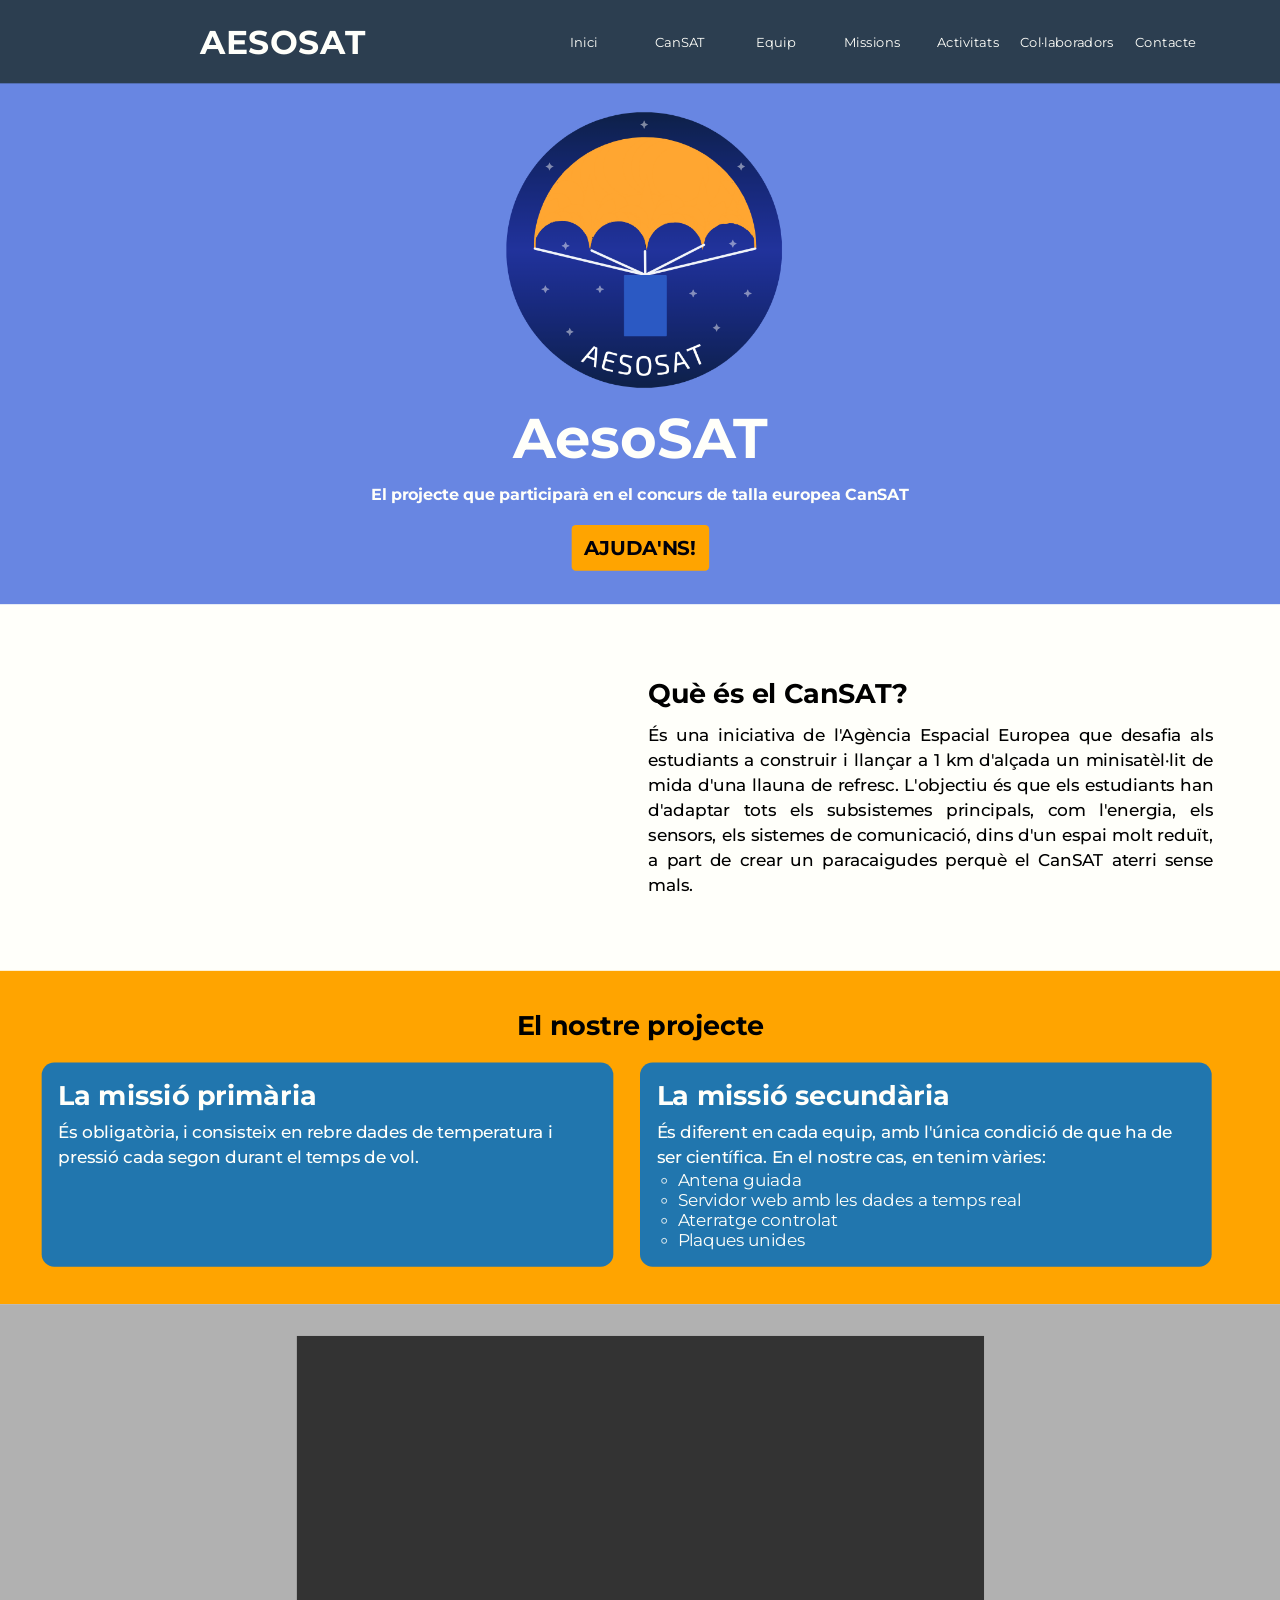
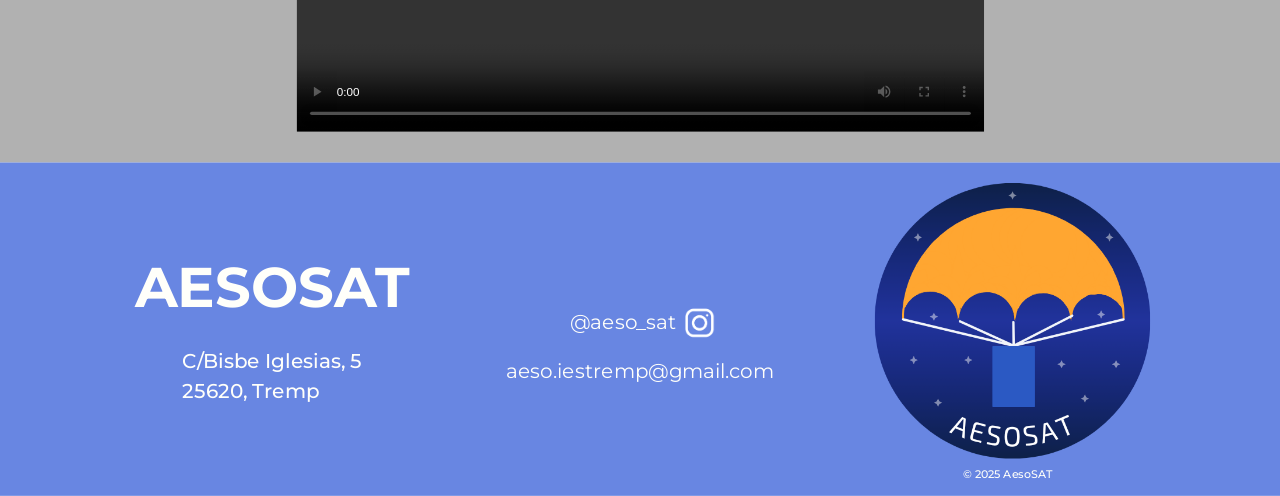
<file: index.html>
<!DOCTYPE html>
<html lang="en">
    <head>
        <link rel="icon" href="/img/aesosat_logo_whitebg.png">
        <link rel="stylesheet" href="../css/main.css">
        <link rel="stylesheet" href="../css/index.css">
        <link rel="preconnect" href="https://fonts.googleapis.com">
        <link rel="preconnect" href="https://fonts.gstatic.com" crossorigin>
        <link href="https://fonts.googleapis.com/css2?family=Montserrat:ital,wght@0,100..900;1,100..900&family=Quicksand:wght@300..700&family=Space+Grotesk:wght@300..700&display=swap" rel="stylesheet">
        <title>AesoSAT - Inici</title>
    </head>
    <body>
        <div class="app">
            <header class="header_index">
                <nav>
                    <div class="left">
                        <a href="./" class="header_title">AESOSAT</a>
                    </div>
                    <div class="right">
                        <div class="nav">
                            <a href="/" class="link">Inici</a>
                            <a href="/content/cansat/" class="link">CanSAT</a>
                            <a href="/content/team/" class="link">Equip</a>
                            <a href="/content/missions/" class="link">Missions</a>
                            <a href="/content/events/" class="link">Activitats</a>
                            <a href="/colaborators/" class="link">Col·laboradors</a>
                            <a href="/content/contact/" class="link">Contacte</a>
                        </div>
                    </div>
                </nav>
                <div class="header">
                    <img src="../img/aesosat_logo.png" alt="AesoSAT" class="logo">
                    <h1 class="title">AesoSAT</h1>
                    <h3 class="slogan">El projecte que participarà en el concurs de talla europea CanSAT</h3>
                    <a class="help" href="/content/contact">AJUDA'NS!</a>
                </div>
            </header>
            <main>
                <section class="cansat">
                    <div class="cansat_video_container">
                        <video class="cansat_video" src="../img/video_big.mp4" autoplay="true" muted="true" loop="true" preload="auto">
                            <source src="../img/video_big.mp4" type="video/mp4">
                        </video>
                    </div>
                    <div class="cansat_explanation">
                        <h2 class="cansat_explanation_title">Què és el CanSAT?</h2>
                        <p class="cansat_explanation_text">És una iniciativa de l'Agència Espacial Europea que desafia als estudiants a construir i llançar a 1 km d'alçada un minisatèl·lit de mida d'una llauna de refresc. L'objectiu és que els estudiants han d'adaptar tots els subsistemes principals, com l'energia, els sensors, els sistemes de comunicació, dins d'un espai molt reduït, a part de crear un paracaigudes perquè el CanSAT aterri sense mals.</p>
                    </div>
                </section>
                <section class="missions">
                    <h2 class="missions_title">El nostre projecte</h2>
                    <div class="missions_zone">
                        <div class="missions_zone_section">
                            <h3 class="missions_zone_title">La missió primària</h3>
                            <p class="missions_zone_text">És obligatòria, i consisteix en rebre dades de temperatura i pressió cada segon durant el temps de vol.</p>
                        </div>
                        <div class="missions_zone_section">
                            <h3 class="missions_zone_title">La missió secundària</h3>
                            <p class="missions_zone_text">És diferent en cada equip, amb l'única condició de que ha de ser científica. En el nostre cas, en tenim vàries: </p>
                            <ul class="missions_zone_list">
                                <li class="missions_zone_list_elm">Antena guiada</li>
                                <li class="missions_zone_list_elm">Servidor web amb les dades a temps real</li>
                                <li class="missions_zone_list_elm">Aterratge controlat</li>
                                <li class="missions_zone_list_elm">Plaques unides</li>
                            </ul>
                        </div>
                    </div>
                </section>
                <section class="videos">
                    <video src="/img/big_video.mp4" class="videos_videobig" controls controlslist="nodownload noremoteplayback noplaybackrate" preload="auto"></video>
                </section>
            </main>
            <footer class="footer">
                <div class="footer_name">
                    <a href="" class="footer_title">AESOSAT</a>
                    <p class="footer_dir">C/Bisbe Iglesias, 5<br>25620, Tremp</p>
                </div>
                <div class="footer_media">
                    <a href="https://www.instagram.com/aeso_sat/" class="footer_link">@aeso_sat <img src="../img/instagram_logo.png" alt="@aeso_sat" class="footer_insta"></a>
                    <a href="/content/contact/" class="footer_link">aeso.iestremp@gmail.com</a>
                </div>
                <div class="footer_others">
                    <img src="../img/aesosat_logo.png" alt="AesoSAT" class="footer_logo">
                    <p class="footer_copy">&copy; 2025 AesoSAT</p>
                </div>
            </footer>
        </div>
        <script src="/js/scale.js"></script>
    </body>
</html>
</file>
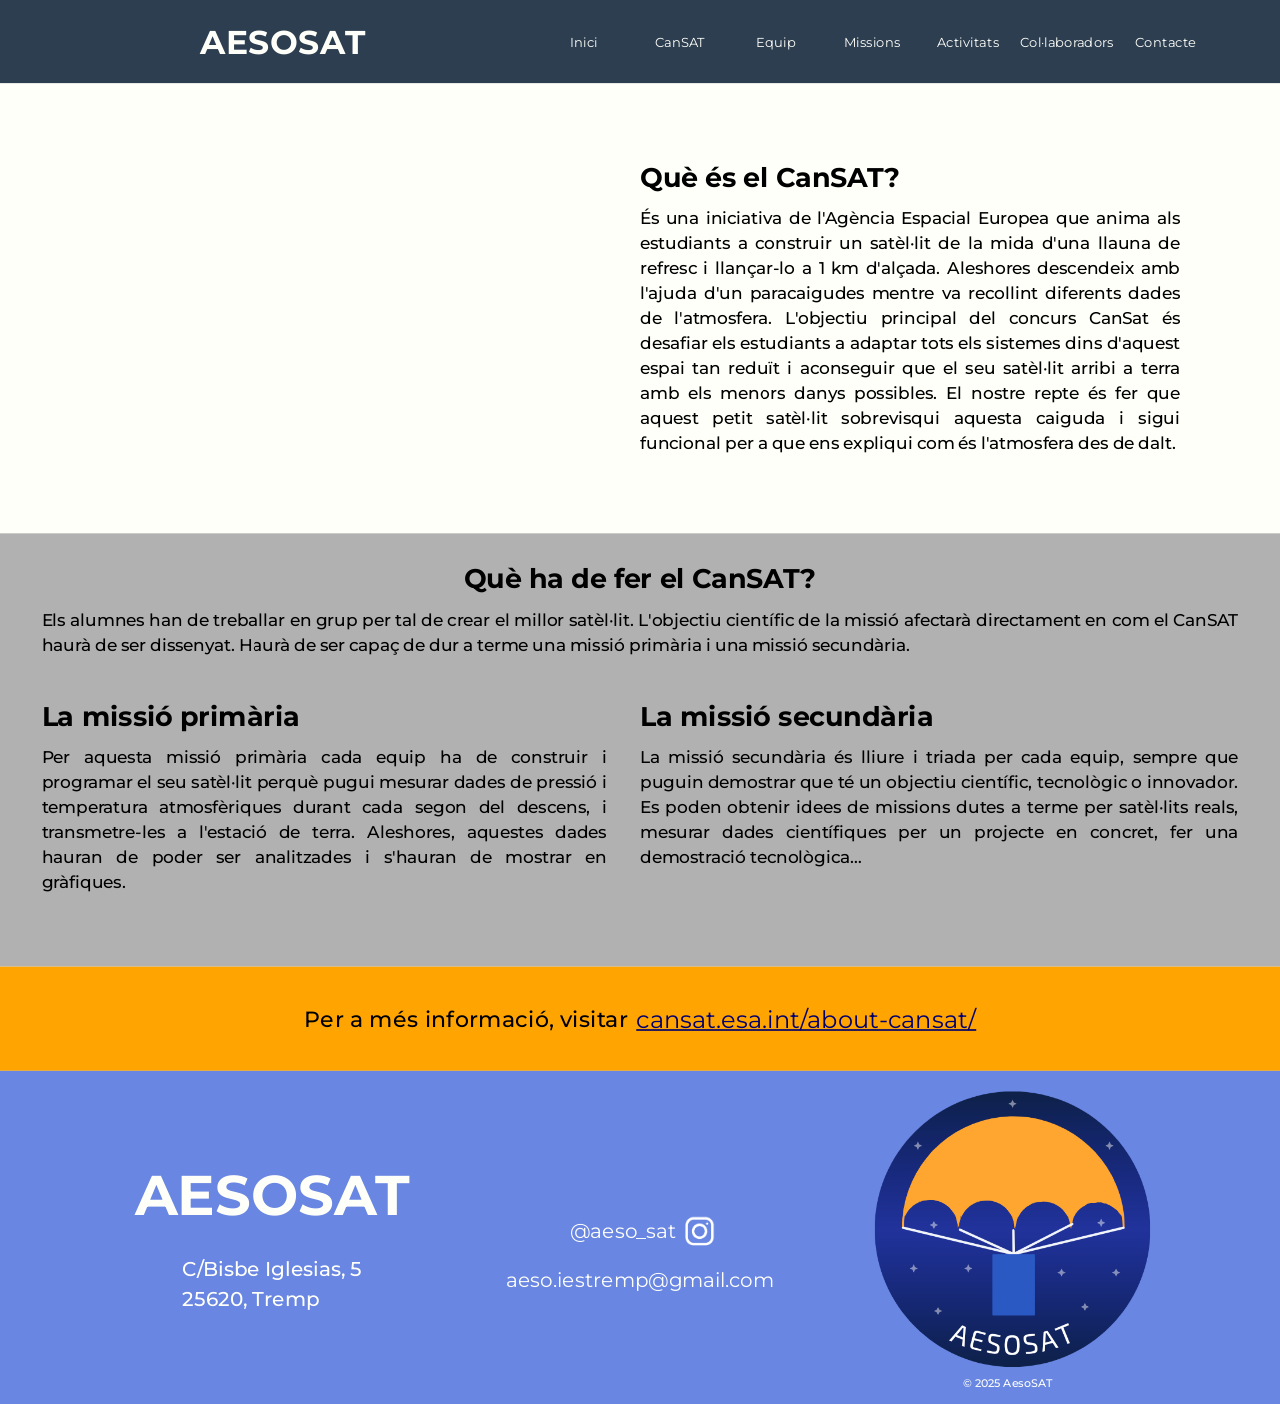
<file: content/cansat/index.html>
<!DOCTYPE html>
<html lang="en">
    <head>
        <link rel="icon" href="/img/aesosat_logo_whitebg.png">
        <link rel="stylesheet" href="/css/main.css">
        <link rel="stylesheet" href="/css/cansat.css">
        <link rel="preconnect" href="https://fonts.googleapis.com">
        <link rel="preconnect" href="https://fonts.gstatic.com" crossorigin>
        <link href="https://fonts.googleapis.com/css2?family=Montserrat:ital,wght@0,100..900;1,100..900&family=Quicksand:wght@300..700&family=Space+Grotesk:wght@300..700&display=swap" rel="stylesheet">
        <title>AesoSAT - CanSAT</title>
    </head>
    <body>
        <div class="app">
            <header>
                <nav>
                    <div class="left">
                        <a href="/" class="header_title">AESOSAT</a>
                    </div>
                    <div class="right">
                        <div class="nav">
                            <a href="/" class="link">Inici</a>
                            <a href="../cansat/" class="link">CanSAT</a>
                            <a href="../team/" class="link">Equip</a>
                            <a href="../missions/" class="link">Missions</a>
                            <a href="../events/" class="link">Activitats</a>
                            <a href="/colaborators/" class="link">Col·laboradors</a>
                            <a href="../contact/" class="link">Contacte</a>
                        </div>
                    </div>
                </nav>
            </header>
            <main>
                <section class="project">
                    <video class="project_img" src="/img/video_big.mp4" autoplay="true" muted="true" loop="true" preload="auto">
                        <source src="/img/video_big.mp4" type="video/mp4">
                    </video>
                    <div class="project_explanation">
                        <h2 class="project_explanation_title">Què és el CanSAT?</h2>
                        <p class="project_explanation_text">És una iniciativa de l'Agència Espacial Europea que anima als estudiants a construir un satèl·lit de la mida d'una llauna de refresc i llançar-lo a 1 km d'alçada. Aleshores descendeix amb l'ajuda d'un paracaigudes mentre va recollint diferents dades de l'atmosfera. L'objectiu principal del concurs CanSat és desafiar els estudiants a adaptar tots els sistemes dins d'aquest espai tan reduït i aconseguir que el seu satèl·lit arribi a terra amb els menors danys possibles. El nostre repte és fer que aquest petit satèl·lit sobrevisqui aquesta caiguda i sigui funcional per a que ens expliqui com és l'atmosfera des de dalt.</p>
                    </div>
                </section>
                <section class="missions">
                    <div class="missions_header">
                        <h2 class="missions_title">Què ha de fer el CanSAT?</h2>
                        <p class="missions_text">Els alumnes han de treballar en grup per tal de crear el millor satèl·lit. L'objectiu científic de la missió afectarà directament en com el CanSAT haurà de ser dissenyat. Haurà de ser capaç de dur a terme una missió primària i una missió secundària.</p>
                    </div>
                    <div class="missions_container">
                        <div>
                            <h3 class="missions_part_title">La missió primària</h3>
                            <p class="missions_part_text">Per aquesta missió primària cada equip ha de construir i programar el seu satèl·lit perquè pugui mesurar dades de pressió i temperatura atmosfèriques durant cada segon del descens, i transmetre-les a l'estació de terra. Aleshores, aquestes dades hauran de poder ser analitzades i s'hauran de mostrar en gràfiques. </p>
                        </div>
                        <div>
                            <h3 class="missions_part_title">La missió secundària</h3>
                            <p class="missions_part_text">La missió secundària és lliure i triada per cada equip, sempre que puguin demostrar que té un objectiu científic, tecnològic o innovador. Es poden obtenir idees de missions dutes a terme per satèl·lits reals, mesurar dades científiques per un projecte en concret, fer una demostració tecnològica…</p>
                        </div>
                    </div>
                </section>
                <section class="more">
                    <p class="more_text">Per a més informació, visitar </p>
                    <a href="https://cansat.esa.int/about-cansat/" class="more_link">cansat.esa.int/about-cansat/</a>
                </section>
            </main>
            <footer class="footer">
                <div class="footer_name">
                    <a href="/" class="footer_title">AESOSAT</a>
                    <p class="footer_dir">C/Bisbe Iglesias, 5<br>25620, Tremp</p>
                </div>
                <div class="footer_media">
                    <a href="https://instagram.com/aeso_sat" class="footer_link">@aeso_sat <img src="/img/instagram_logo.png" alt="@aeso_sat" class="footer_insta"></a>
                    <a href="/content/contact/" class="footer_link">aeso.iestremp@gmail.com</a>
                </div>
                <div class="footer_others">
                    <img src="/img/aesosat_logo.png" alt="AesoSAT" class="footer_logo">
                    <p class="footer_copy">&copy; 2025 AesoSAT</p>
                </div>
            </footer>
        </div>
        <script src="/js/scale.js"></script>
    </body>
</html>
</file>
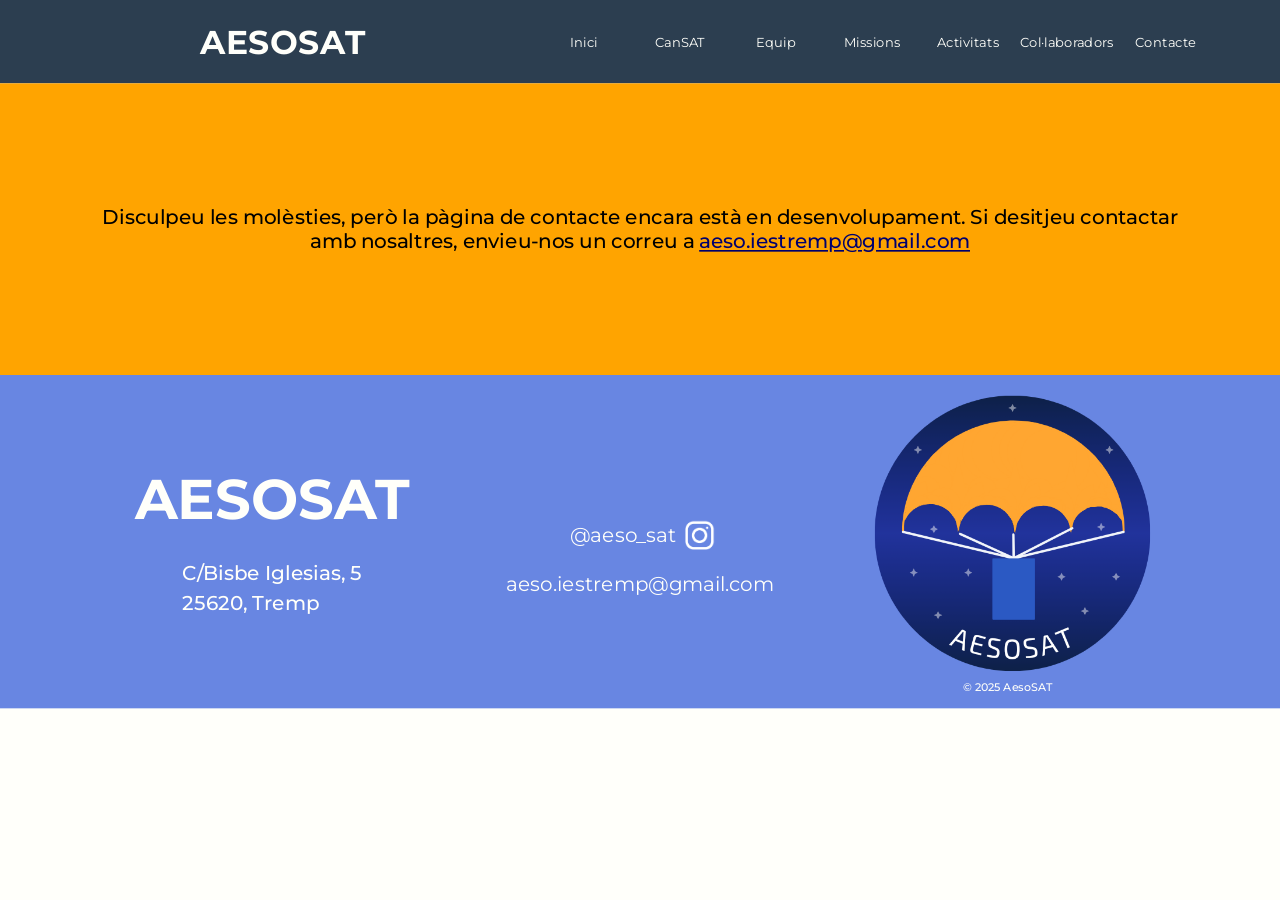
<file: content/contact/index.html>
<!DOCTYPE html>
<html lang="en">
    <head>
        <link rel="icon" href="/img/aesosat_logo_whitebg.png">
        <link rel="stylesheet" href="/css/main.css">
        <link rel="stylesheet" href="/css/contact.css">
        <link rel="preconnect" href="https://fonts.googleapis.com">
        <link rel="preconnect" href="https://fonts.gstatic.com" crossorigin>
        <link href="https://fonts.googleapis.com/css2?family=Montserrat:ital,wght@0,100..900;1,100..900&family=Quicksand:wght@300..700&family=Space+Grotesk:wght@300..700&display=swap" rel="stylesheet">
        <title>AesoSAT - Contacte</title>
    </head>
    <body>
        <div class="app">
            <header>
                <nav>
                    <div class="left">
                        <a href="/" class="header_title">AESOSAT</a>
                    </div>
                    <div class="right">
                        <div class="nav">
                            <a href="/" class="link">Inici</a>
                            <a href="../cansat/" class="link">CanSAT</a>
                            <a href="../team/" class="link">Equip</a>
                            <a href="../missions/" class="link">Missions</a>
                            <a href="../events/" class="link">Activitats</a>
                            <a href="/colaborators/" class="link">Col·laboradors</a>
                            <a href="../contact/" class="link">Contacte</a>
                        </div>
                    </div>
                </nav>
            </header>
            <main>
                <section class="mail">
                    <h2 class="mail_title">Disculpeu les molèsties, però la pàgina de contacte encara està en desenvolupament. Si desitjeu contactar amb nosaltres, envieu-nos un correu a <a href="mailto:aeso.iestremp@gmail.com" class="mail_span">aeso.iestremp@gmail.com</a></h2>
                </section>
                <!-- <section class="contact">
                    <div class="contact_header">
                        <h2 class="contact_title">Informa-te'n</h3>
                        <p class="contact_text">Envia'ns un correu per a més informació i respondrem el més aviat possible!</p>
                    </div>
                    <form class="contact_container" action="mailto:isonik@iestremp.cat">
                        <div class="contact_inputs_top">
                            <div>
                                <h3 class="contact_label">Nom</h3>
                                <input type="text" id="contact_name" class="contact_input">
                            </div>
                            <div>
                                <h3 class="contact_label">Cognoms</h3>
                                <input type="text" id="contact_surname" class="contact_input">
                            </div>
                        </div>
                        <div>
                            <h3 class="contact_label">Correu electrònic</h3>
                            <input type="text" id="contact_email" class="contact_input_mail">
                        </div>
                        <div>
                            <h3 class="contact_label">Missatge</h3>
                            <textarea name="" id="contact_body" class="contact_textarea"></textarea>
                        </div>
                        <button type="submit" class="contact_button" onclick="mail()">Enviar</button>
                    </form>
                </section> -->
            </main>
            <footer class="footer">
                <div class="footer_name">
                    <a href="/" class="footer_title">AESOSAT</a>
                    <p class="footer_dir">C/Bisbe Iglesias, 5<br>25620, Tremp</p>
                </div>
                <div class="footer_media">
                    <a href="https://instagram.com/aeso_sat" class="footer_link">@aeso_sat <img src="/img/instagram_logo.png" alt="@aeso_sat" class="footer_insta"></a>
                    <a href="/content/contact/" class="footer_link">aeso.iestremp@gmail.com</a>
                </div>
                <div class="footer_others">
                    <img src="/img/aesosat_logo.png" alt="AesoSAT" class="footer_logo">
                    <p class="footer_copy">&copy; 2025 AesoSAT</p>
                </div>
            </footer>
        </div>
        <script src="/js/scale.js"></script>
    </body>
</html>
</file>
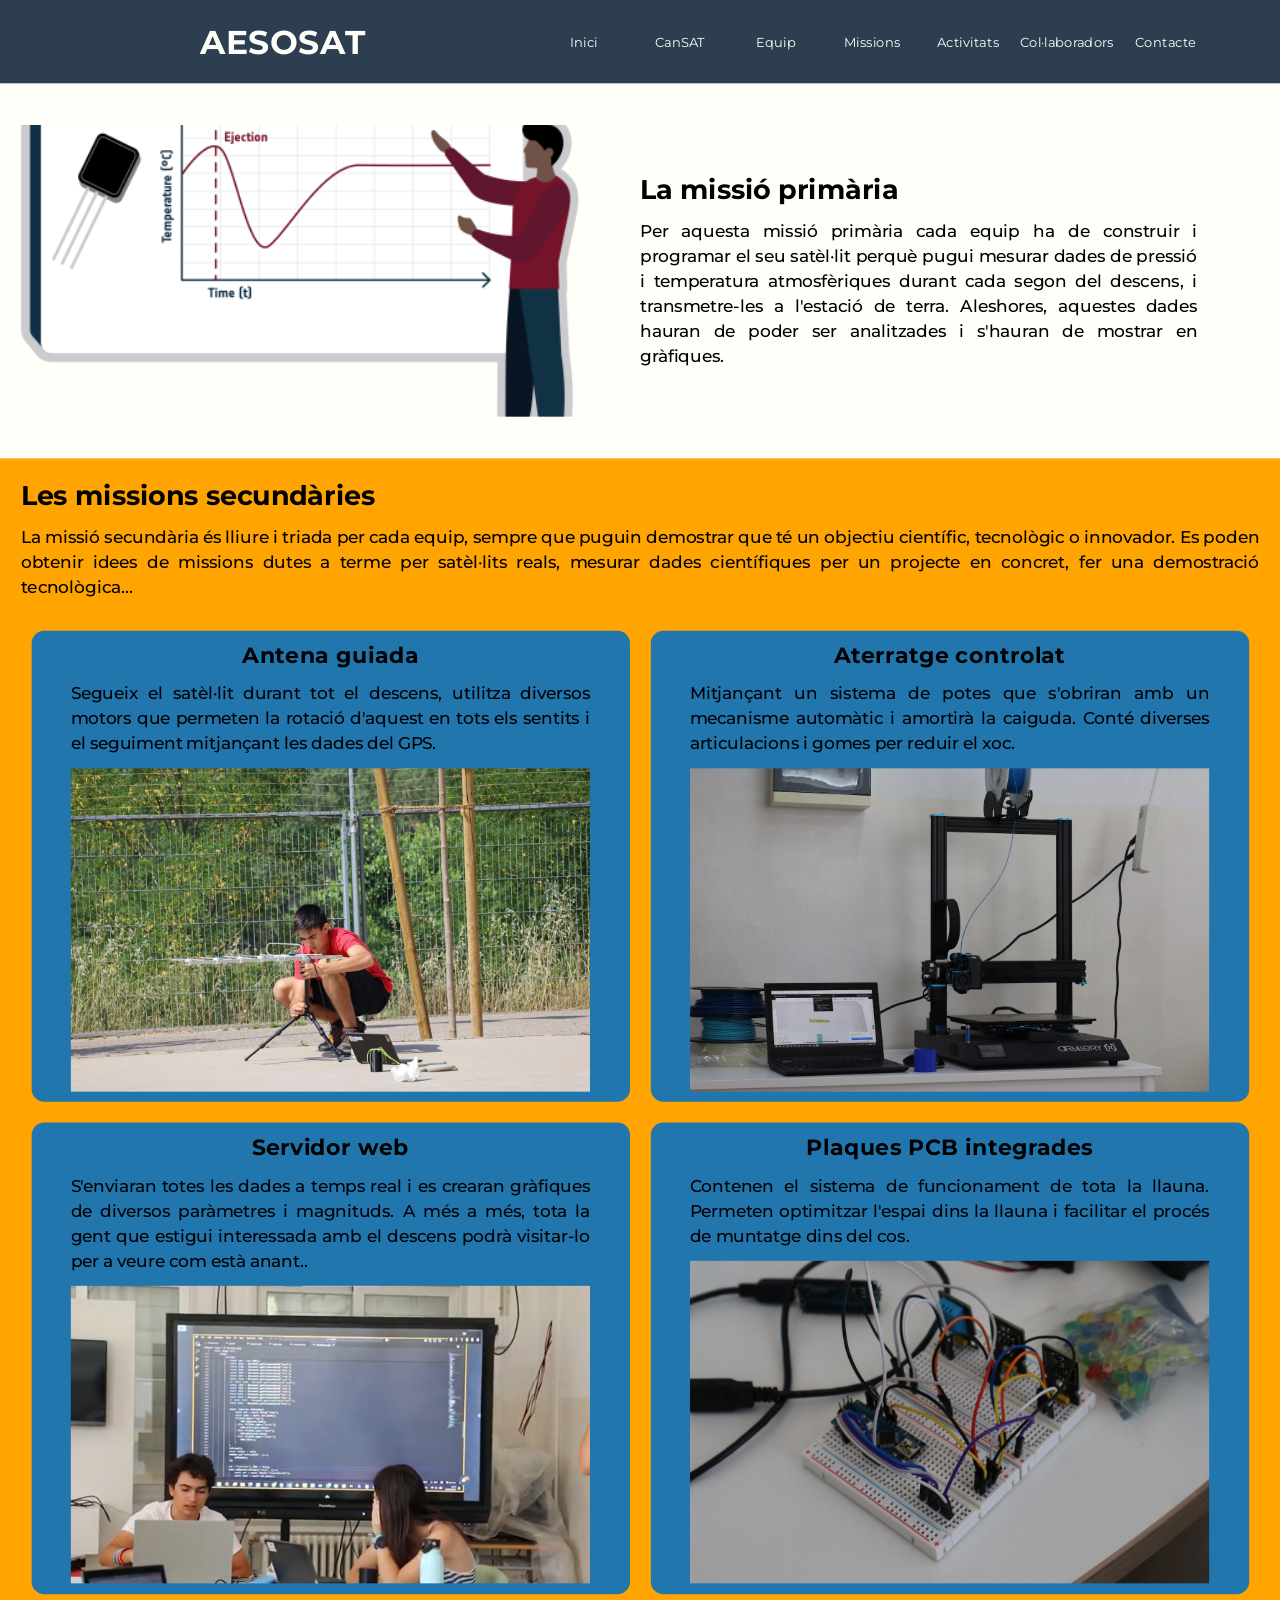
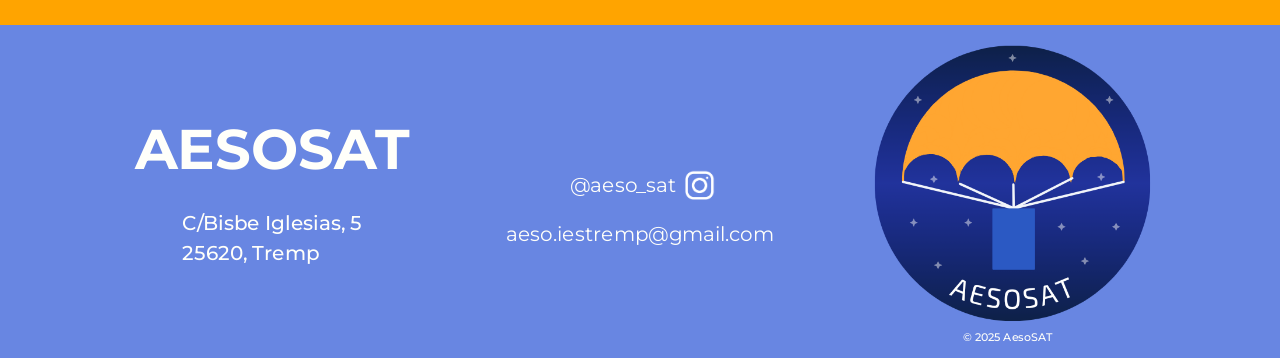
<file: content/missions/index.html>
<!DOCTYPE html>
<html lang="en">
    <head>
        <link rel="icon" href="/img/aesosat_logo_whitebg.png">
        <link rel="stylesheet" href="/css/main.css">
        <link rel="stylesheet" href="/css/missions.css">
        <link rel="preconnect" href="https://fonts.googleapis.com">
        <link rel="preconnect" href="https://fonts.gstatic.com" crossorigin>
        <link href="https://fonts.googleapis.com/css2?family=Montserrat:ital,wght@0,100..900;1,100..900&family=Quicksand:wght@300..700&family=Space+Grotesk:wght@300..700&display=swap" rel="stylesheet">
        <title>AesoSAT - Missions</title>
    </head>
    <body>
        <div class="app">
            <header>
                <nav>
                    <div class="left">
                        <a href="/" class="header_title">AESOSAT</a>
                    </div>
                    <div class="right">
                        <div class="nav">
                            <a href="/" class="link">Inici</a>
                            <a href="../cansat/" class="link">CanSAT</a>
                            <a href="../team/" class="link">Equip</a>
                            <a href="../missions/" class="link">Missions</a>
                            <a href="../events/" class="link">Activitats</a>
                            <a href="/colaborators/" class="link">Col·laboradors</a>
                            <a href="../contact/" class="link">Contacte</a>
                        </div>
                    </div>
                </nav>
            </header>
            <main>
                <section class="primary">
                    <img src="/img/grafica_temperatura.png" alt="" class="primary_img">
                    <div>
                        <h2 class="primary_title">La missió primària</h2>
                        <p class="primary_text">Per aquesta missió primària cada equip ha de construir i programar el seu satèl·lit perquè pugui mesurar dades de pressió i temperatura atmosfèriques durant cada segon del descens, i transmetre-les a l'estació de terra. Aleshores, aquestes dades hauran de poder ser analitzades i s'hauran de mostrar en gràfiques. </p>
                    </div>
                </section>
                <section class="secondary">
                    <div class="secondary_header">
                        <h2 class="secondary_header_title">Les missions secundàries</h2>
                        <p class="secondary_header_text">La missió secundària és lliure i triada per cada equip, sempre que puguin demostrar que té un objectiu científic, tecnològic o innovador. Es poden obtenir idees de missions dutes a terme per satèl·lits reals, mesurar dades científiques per un projecte en concret, fer una demostració tecnològica...</p>
                    </div>
                    <div class="secondary_container">
                        <div class="secondary_mission">
                            <h3 class="secondary_mission_title">Antena guiada</h3>
                            <p class="secondary_mission_text">Segueix el satèl·lit durant tot el descens, utilitza diversos motors que permeten la rotació d'aquest en tots els sentits i el seguiment mitjançant les dades del GPS.</p>
                            <img src="/img/antena_guiada" alt="" class="secondary_mission_img">
                        </div>
                        <div class="secondary_mission">
                            <h3 class="secondary_mission_title">Aterratge controlat</h3>
                            <p class="secondary_mission_text">Mitjançant un sistema de potes que s'obriran amb un mecanisme automàtic i amortirà la caiguda. Conté diverses articulacions i gomes per reduir el xoc.</p>
                            <img src="/img/aterratge_controlat" alt="" class="secondary_mission_img">
                        </div>
                        <div class="secondary_mission">
                            <h3 class="secondary_mission_title">Servidor web</h3>
                            <p class="secondary_mission_text">S'enviaran totes les dades a temps real i es crearan gràfiques de diversos paràmetres i magnituds. A més a més, tota la gent que estigui interessada amb el descens podrà visitar-lo per a veure com està anant..</p>
                            <img src="/img/servidor.png" alt="" class="secondary_mission_img">
                        </div>
                        <div class="secondary_mission">
                            <h3 class="secondary_mission_title">Plaques PCB integrades</h3>
                            <p class="secondary_mission_text">Contenen el sistema de funcionament de tota la llauna. Permeten optimitzar l'espai dins la llauna i facilitar el procés de muntatge dins del cos.</p>
                            <img src="/img/plaques" alt="" class="secondary_mission_img">
                        </div>
                    </div>
                </section>
            </main>
            <footer class="footer">
                <div class="footer_name">
                    <a href="/" class="footer_title">AESOSAT</a>
                    <p class="footer_dir">C/Bisbe Iglesias, 5<br>25620, Tremp</p>
                </div>
                <div class="footer_media">
                    <a href="https://instagram.com/aeso_sat" class="footer_link">@aeso_sat <img src="/img/instagram_logo.png" alt="@aeso_sat" class="footer_insta"></a>
                    <a href="/content/contact/" class="footer_link">aeso.iestremp@gmail.com</a>
                </div>
                <div class="footer_others">
                    <img src="/img/aesosat_logo.png" alt="AesoSAT" class="footer_logo">
                    <p class="footer_copy">&copy; 2025 AesoSAT</p>
                </div>
            </footer>
        </div>
        <script src="/js/scale.js"></script>
    </body>
</html>
</file>
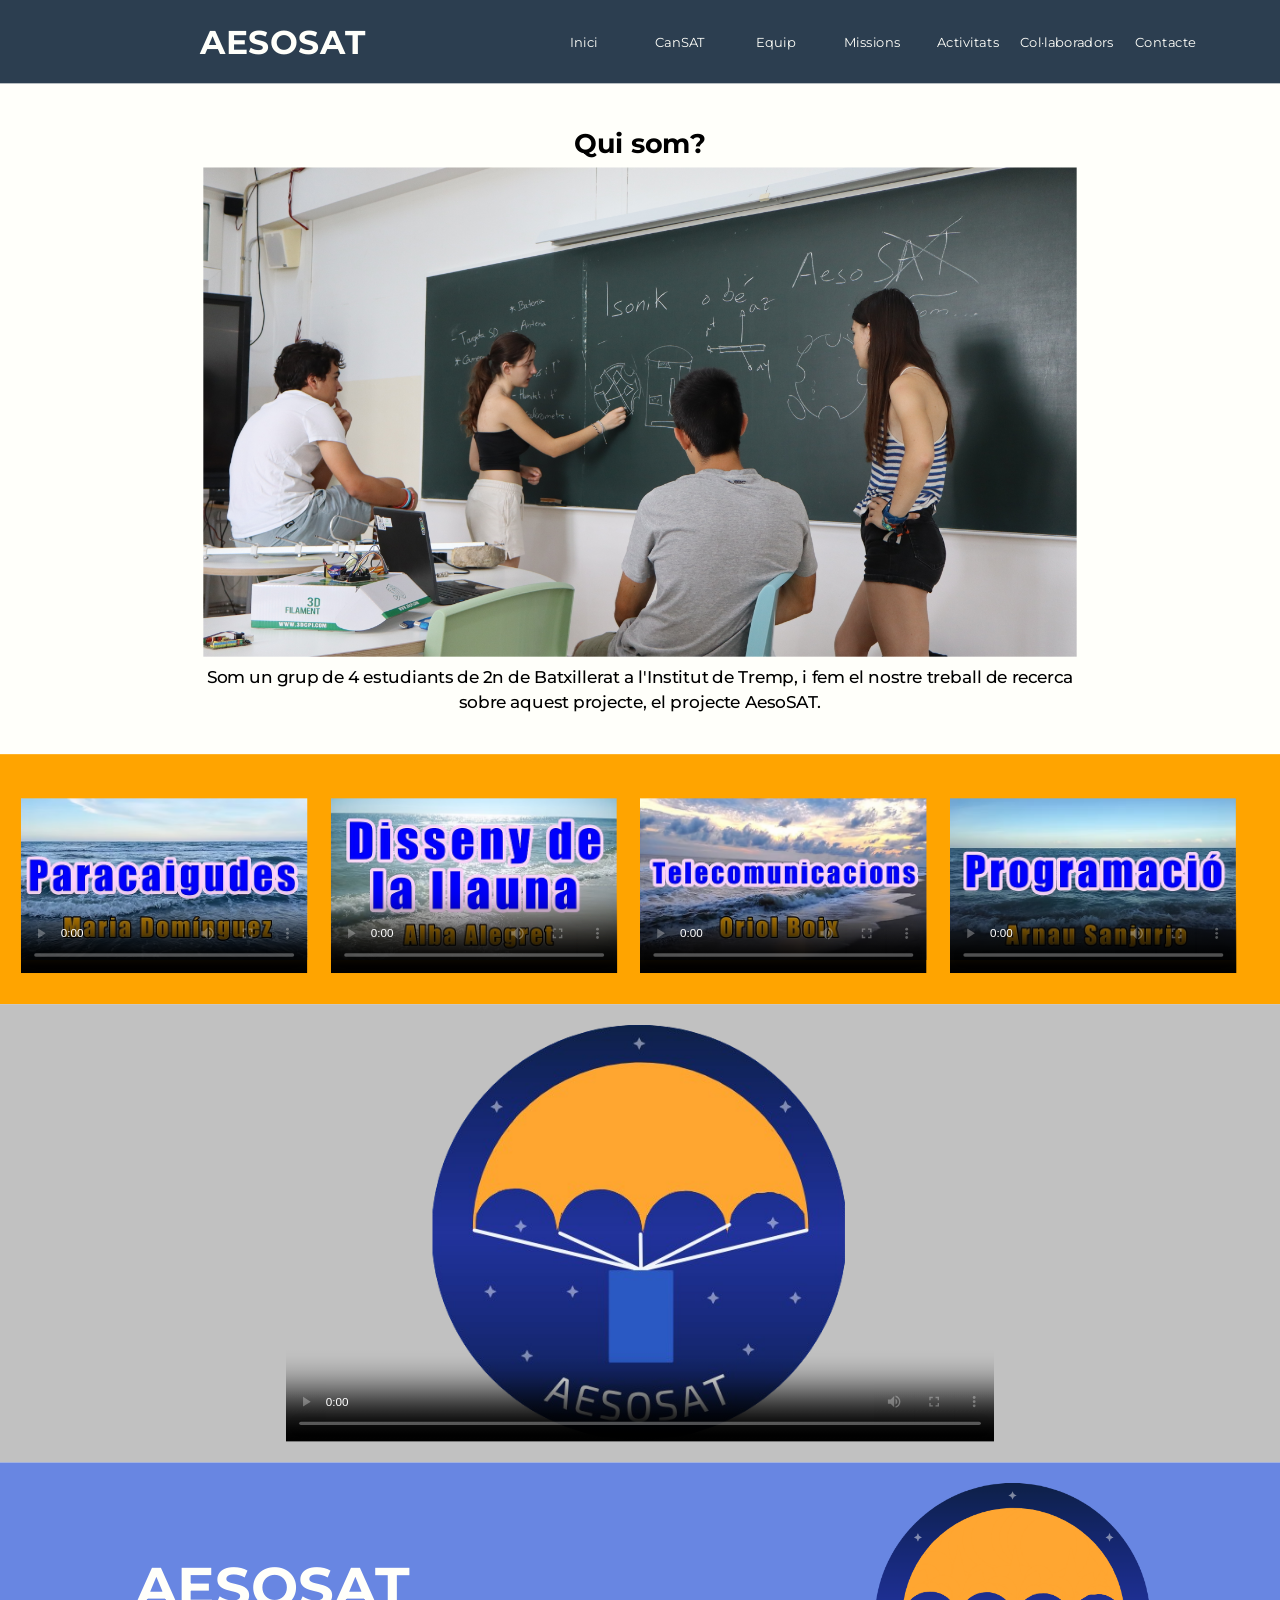
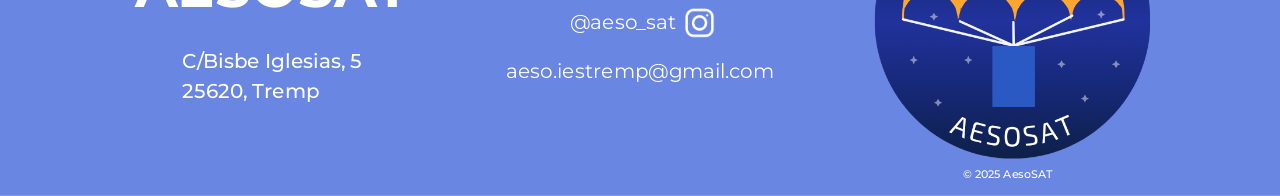
<file: content/team/index.html>
<!DOCTYPE html>
<html lang="en">
    <head>
        <link rel="icon" href="/img/aesosat_logo_whitebg.png">
        <link rel="stylesheet" href="/css/main.css">
        <link rel="stylesheet" href="/css/team.css">
        <link rel="preconnect" href="https://fonts.googleapis.com">
        <link rel="preconnect" href="https://fonts.gstatic.com" crossorigin>
        <link href="https://fonts.googleapis.com/css2?family=Montserrat:ital,wght@0,100..900;1,100..900&family=Quicksand:wght@300..700&family=Space+Grotesk:wght@300..700&display=swap" rel="stylesheet">
        <title>AesoSAT - Equip</title>
    </head>
    <body>
        <div class="app">
            <header>
                <nav>
                    <div class="left">
                        <a href="/" class="header_title">AESOSAT</a>
                    </div>
                    <div class="right">
                        <div class="nav">
                            <a href="/" class="link">Inici</a>
                            <a href="../cansat/" class="link">CanSAT</a>
                            <a href="../team/" class="link">Equip</a>
                            <a href="../missions/" class="link">Missions</a>
                            <a href="../events/" class="link">Activitats</a>
                            <a href="/colaborators/" class="link">Col·laboradors</a>
                            <a href="../contact/" class="link">Contacte</a>
                        </div>
                    </div>
                </nav>
            </header>
            <main>
                <section class="team">
                    <h2 class="team_title">Qui som?</h2>
                    <img src="/img/group.JPG" alt="" class="team_img">
                    <p class="team_text">Som un grup de 4 estudiants de 2n de Batxillerat a l'Institut de Tremp, i fem el nostre treball de recerca sobre aquest projecte, el projecte AesoSAT.</p>
                </section>
                <section class="videos">
                    <video src="/img/Maria.mp4" class="videos_video" poster="/img/Maria.png 2x.png 2x" controls controlslist="nodownload noremoteplayback noplaybackrate" preload="auto">
                        <source src="" type="video/mp4">
                    </video>
                    <video src="/img/Alba.mp4" class="videos_video" poster="/img/Alba.png 2x.png 2x" controls controlslist="nodownload noremoteplayback noplaybackrate" preload="auto">
                        <source src="" type="video/mp4">
                    </video>
                    <video src="/img/Oriol.mp4" class="videos_video" poster="/img/Oriol.png 2x.png 2x" controls controlslist="nodownload noremoteplayback noplaybackrate" preload="auto">
                        <source src="" type="video/mp4">
                    </video>
                    <video src="/img/Arnau.mp4" class="videos_video" poster="/img/Arnau.png 2x.png 2x" controls controlslist="nodownload noremoteplayback noplaybackrate" preload="auto">
                        <source src="" type="video/mp4">
                    </video>
                </section>
                <section class="videobig">
                    <video src="/img/all.mp4" poster="/img/aesosat_logo_whitebg.png" class="videobig_video" controls controlslist="nodownload noremoteplayback noplaybackrate" preload="auto"></video>
                </section>
            </main>
            <footer class="footer">
                <div class="footer_name">
                    <a href="/" class="footer_title">AESOSAT</a>
                    <p class="footer_dir">C/Bisbe Iglesias, 5<br>25620, Tremp</p>
                </div>
                <div class="footer_media">
                    <a href="https://instagram.com/aeso_sat" class="footer_link">@aeso_sat <img src="/img/instagram_logo.png" alt="@aeso_sat" class="footer_insta"></a>
                    <a href="/content/contact/" class="footer_link">aeso.iestremp@gmail.com</a>
                </div>
                <div class="footer_others">
                    <img src="/img/aesosat_logo.png" alt="AesoSAT" class="footer_logo">
                    <p class="footer_copy">&copy; 2025 AesoSAT</p>
                </div>
            </footer>
        </div>
        <script src="/js/scale.js"></script>
    </body>
</html>
</file>
<file: css/main.css>
* {
    margin: 0;
    padding: 0;
    user-select: none;
    font-family: 'Montserrat', sans-serif;
}
html, body {
    overflow-x: hidden;
}
body {
    width: 100%;
    background: #fffffa;
}
.app {
    width: 1536px;
    transform-origin: top left;
}
header {
    height: 100px;
    width: 100%;
    background: #6886e2;
}
header nav {
    height: 100px;
    background: #2c3e50;
    width: 100%;
    display: flex;
    flex-direction: row;
}
.left, .right {
    height: 100%;
    width: 50%;
    display: flex;
    align-items: center;
}
.left {
    padding-left: 100px;
}
.header_title {
    font-size: 30pt;
    font-weight: bold;
    text-decoration: none;
    color: #fffffa;
}
.right {
    display: flex;
    align-items: center;
    justify-content: center;
    flex-direction: row !important;
    width: 100%;
    height: 100%;
}
.nav {
    width: 85%;
    height: 100%;
    display: grid;
    grid-template-columns: repeat(7, 1fr);
    align-items: center;
    margin-right: 15px;
}
.link {
    margin: 5px;
    height: 40px;
    display: flex;
    align-items: center;
    justify-content: center;
    text-align: center;
    border-radius: 5px;
    text-decoration: none;
    color: #fffffa;
    cursor: pointer;
}
.footer {
    background: #6886e2;
    height: 400px;
    width: 100%;
    display: flex;
    align-items: center;
    justify-content: center;
    flex-direction: row;
}
.footer_name, .footer_media, .footer_others {
    height: 100%;
    display: flex;
    align-items: center;
    justify-content: center;
    flex-direction: column;
}
.footer_name, .footer_others {
    width: 42.5%;
}
.footer_media {
    width: 15%;
}
.left, .right {
    display: flex;
    align-items: center;
    justify-content: center;
    flex-direction: column;
    height: 100%;
}
.left {
    grid-column: span 2;
}
.right {
    grid-column: span 4;
}
.footer_title {
    font-size: 50pt;
    font-weight: bold;
    color: #fffffa;
    text-decoration: none;
}
.footer_dir {
    margin-top: 30px;
    color: #fffffa;
    font-size: 18pt;
}
.footer_link {
    margin-top: 30px;
    text-decoration: none;
    font-size: 18pt;
    color: #fffffa;
}
.footer_insta {
    height: 35px;
    width: 35px;
    position: relative;
    top: 10px;
    left: 5px;
}
.footer_logo {
    height: 350px;
}
.footer_copy {
    color: #fffffa;
    font-size: 10pt;
}

/* Other styles */
.link:hover {
    animation: link_hover 0.5s forwards;
}
.link:not(:hover) {
    animation: link_not_hover 0.5s;
}
p {
    line-height: 1.5;
    font-weight: 500;
}

/* Animations */
@keyframes link_hover {
    from {
        background: none;
    }
    to {
        background: #1c4a73;
    }
}
@keyframes link_not_hover {
    from {
        background: #1c4a73;
    }
    to {
        background: none;
    }
}
</file>
<file: css/index.css>
.header_index {
    height: 725px !important;
}
.header {
    display: flex;
    align-items: center;
    justify-content: center;
    flex-direction: column;
    padding: 25px;
    height: 560px;
}
.logo {
    height: 350px;
    width: 350px;
}
.title {
    margin-top: 10px;
    color: #fffffa;
    font-size: 50pt;
}
.slogan {
    margin-top: 15px;
    color: #fffffa;
}
.help {
    height: 85px;
    width: 165px;
    background: #ffa400;
    border: none;
    border-radius: 5px;
    cursor: pointer;
    color: #00000a;
    font-size: 18pt;
    margin-top: 25px;
    font-weight: bold;
    display: flex;
    align-items: center;
    justify-content: center;
    text-decoration: none;
}
.cansat {
    height: 400px;
    padding: 20px;
    display: grid;
    grid-template-columns: repeat(2, 1fr);
    align-items: center;
    justify-content: center;
}
.cansat_video_container {
    display: flex;
    align-items: center;
    justify-content: center;
}
.cansat_video {
    height: 350px;
    width: 90%;
}
.cansat_explanation {
    padding: 10px;
}
.cansat_explanation_title {
    font-size: 24pt;
}
.cansat_explanation_text {
    font-size: 15pt;
    margin-top: 15px;
    text-align: justify;
    padding-right: 50px;
}
.missions {
    height: 400px;
    width: 100%;
    background: #ffa400;
    display: flex;
    align-items: center;
    justify-content: center;
    flex-direction: column;
}
.missions_title {
    font-size: 24pt;
}
.missions_zone {
    display: grid;
    grid-template-columns: repeat(2, 1fr);
    padding: 0px 50px;
    margin-top: 25px;
}
.missions_zone_section {
    padding: 20px;
    background: #2176ae;
    width: 90%;
    border-radius: 15px;
}
.missions_zone_title {
    font-size: 24pt;
    color: #fffffa;
}
.missions_zone_text {
    margin-top: 10px;
    font-size: 15pt;
    color: #fffffa;
}
.missions_zone_list {
    font-size: 15pt;
    list-style-type: circle;
    padding-left: 25px;
    color: #fffffa;
}
.videos {
    height: 500px;
    background: #b1b1b1;
    display: flex;
    align-items: center;
    justify-content: center;
    flex-direction: column;
    padding: 25px;
}
.videos_videobig {
    height: 475px;
    width: 825px;
}
</file>
<file: css/cansat.css>
.project {
    height: 500px;
    background: #fffffa;
    padding: 20px;
    display: grid;
    grid-template-columns: repeat(2, 1fr);
    align-items: center;
    justify-content: center;
}
.project_img {
    height: 350px;
    width: 90%;
}
.project_explanation {
    padding-right: 50px;
    flex-direction: column;
}
.project_explanation_title {
    font-size: 24pt;
}
.project_explanation_text {
    font-size: 15pt;
    margin-top: 15px;
    text-align: justify;
    padding-right: 50px;
}
.missions {
    height: 450px;
    padding: 35px 50px;
    background: #b1b1b1;
}
.missions_header {
    height: 100px;
    width: 100%;
    display: flex;
    flex-direction: column;
}
.missions_title {
    font-size: 24pt;
    text-align: center;
}
.missions_text {
    font-size: 15pt;
    margin-top: 15px;
    text-align: justify;
}
.missions_container {
    width: 100%;
    height: 300px;
    display: grid;
    grid-template-columns: repeat(2, 1fr);
    padding-top: 35px;
    margin-top: 30px;
}
.missions_container > div:first-child {
    padding-right: 40px;
}
.missions_part_title {
    font-size: 24pt;
}
.missions_part_text {
    font-size: 15pt;
    margin-top: 15px;
    text-align: justify;
}
.more {
    height: 75px;
    background: #ffa400;
    padding: 25px;
    display: flex;
    align-items: center;
    justify-content: center;
    flex-direction: row;
}
.more_text {
    font-size: 20pt;
}
.more_link {
    color: #00006e;
    margin-left: 10px;
    font-size: 21.5pt;
}
.footer {
    margin-top: 0px;
}
</file>
<file: css/contact.css>
.contact {
    height: 550px;
    padding: 25px;
    display: flex;
    align-items: center;
    justify-content: center;
    flex-direction: column;
}
.contact_header {
    text-align: center;
}
.contact_title {
    font-size: 24pt;
}
.contact_text {
    font-size: 15pt;
    margin-top: 15px;
}
.contact_container {
    margin-top: 15px;
    width: 100%;
    display: flex;
    align-items: center;
    justify-content: center;
    flex-direction: column;
}
.contact_container > div {
    margin-bottom: 15px;
}
.contact_inputs_top {
    display: flex;
    flex-direction: row;
}
.contact_inputs_top > div:first-child {
    margin-right: 20px;
}
.contact_label {
    font-size: 17pt;
}
.contact_input, .contact_input_mail {
    border: 1px solid #00000a;
    font-size: 14pt;
    height: 26pt;
    width: 250px;
    padding-left: 5px;
    box-shadow: 0px 3px 10px 1px rgba(0, 0, 0, .8);
    border-radius: 5px;
    margin-top: 5px;
}
.contact_input:hover, .contact_input_mail:hover, .contact_input:focus, .contact_input_mail:focus, .contact_input:focus-visible, .contact_input_mail:focus-visible {
    border: 1px solid transparent;
    outline: none;
}
.contact_input_mail {
    border: 1px solid #00000a;
    width: calc(250px*2 + 25px) !important;
}
.contact_textarea {
    border: 1px solid #00000a;
    height: calc(22pt*5);
    width: calc(250px*2 + 25px);
    padding: 1.5px 3.5px;
    font-size: 14pt;
    resize: none;
    box-shadow: 0px 3px 10px 1px rgba(0, 0, 0, .8);
    border-radius: 5px;
    margin-top: 5px;
}
.contact_textarea:hover, .contact_textarea:focus, .contact_textarea:focus-visible {
    border: 1px solid transparent;
    outline: none;
}
.contact_button {
    height: 50px;
    font-size: 18pt;
    width: 125px;
    border-radius: 5px;
    box-shadow: 0px 3px 10px 1px rgba(0, 0, 0, .8);
    cursor: pointer;
    background: #ffa400;
    font-weight: bold;
}
.contact_button:hover {
    border: 1px solid transparent;
}

.mail {
    height: 350px;
    background: #ffa400;
    display: flex;
    align-items: center;
    justify-content: center;
    text-align: center;
    flex-direction: row;
    padding: 0px 100px;
    user-select: auto;
}
.mail_title {
    font-weight: 500;
}
.mail_span {
    color: #00006e;
    text-decoration: underline;
}
.mail_title, .mail_span {
    user-select: text;
}
</file>
<file: css/missions.css>
.primary {
    height: 400px;
    padding: 25px;
    display: grid;
    grid-template-columns: repeat(2, 1fr);
    align-items: center;
    justify-content: center;
}
.primary_img {
    height: 350px;
    width: 90%;
    object-fit: cover;
}
.primary_title {
    font-size: 24pt;
}
.primary_text {
    font-size: 15pt;
    margin-top: 15px;
    text-align: justify;
    width: 90%;
}
.secondary {
    height: 1350px;
    padding: 25px;
    display: flex;
    flex-direction: column;
    background: #ffa400;
}
.secondary_header_title {
    font-size: 24pt;
}
.secondary_header_text {
    font-size: 15pt;
    margin-top: 15px;
    text-align: justify;
}
.secondary_container {
    margin-top: 25px;
    height: 100%;
    display: grid;
    grid-template-columns: repeat(2, 1fr);
    grid-template-rows: repeat(2, 1fr);
}
.secondary_mission {
    margin: 12.5px;
    padding: 12.5px;
    display: flex;
    align-items: center;
    justify-content: center;
    flex-direction: column;
    background: #2176ae;
    border-radius: 15px;
}
.secondary_mission_title {
    font-size: 20pt;
}
.secondary_mission_text {
    font-size: 15pt;
    margin-top: 15px;
    text-align: justify;
    width: 90%;
}
.secondary_mission_img {
    height: 100%;
    width: 90%;
    margin-top: 15px;
    align-items: center;
    justify-content: center;
    object-fit: cover;
}
</file>
<file: css/team.css>
.team {
    height: 800px;
    padding: 5px 20px 0px 20px;
    display: flex;
    align-items: center;
    justify-content: center;
    flex-direction: column;
}
.team_title {
    font-size: 24pt;
    text-align: center;
}
.team_img {
    width: 70%;
    height: auto;
    margin-top: 10px;
}
.team_text {
    font-size: 15pt;
    margin-top: 10px;
    text-align: center;
    width: 70%;
}
.videos {
    height: 300px;
    background: #ffa400;
    display: grid;
    grid-template-columns: repeat(4, 1fr);
    align-items: center;
    justify-content: center;
    padding: 0px 25px;
}
.videos_video {
    height: 225px;
    width: 92.5%;
}
.videobig {
    height: 550px;
    display: flex;
    align-items: center;
    justify-content: center;
    background: #c1c1c1;
}
.videobig_video {
    height: 500px;
    width: 850px;
}
</file>
